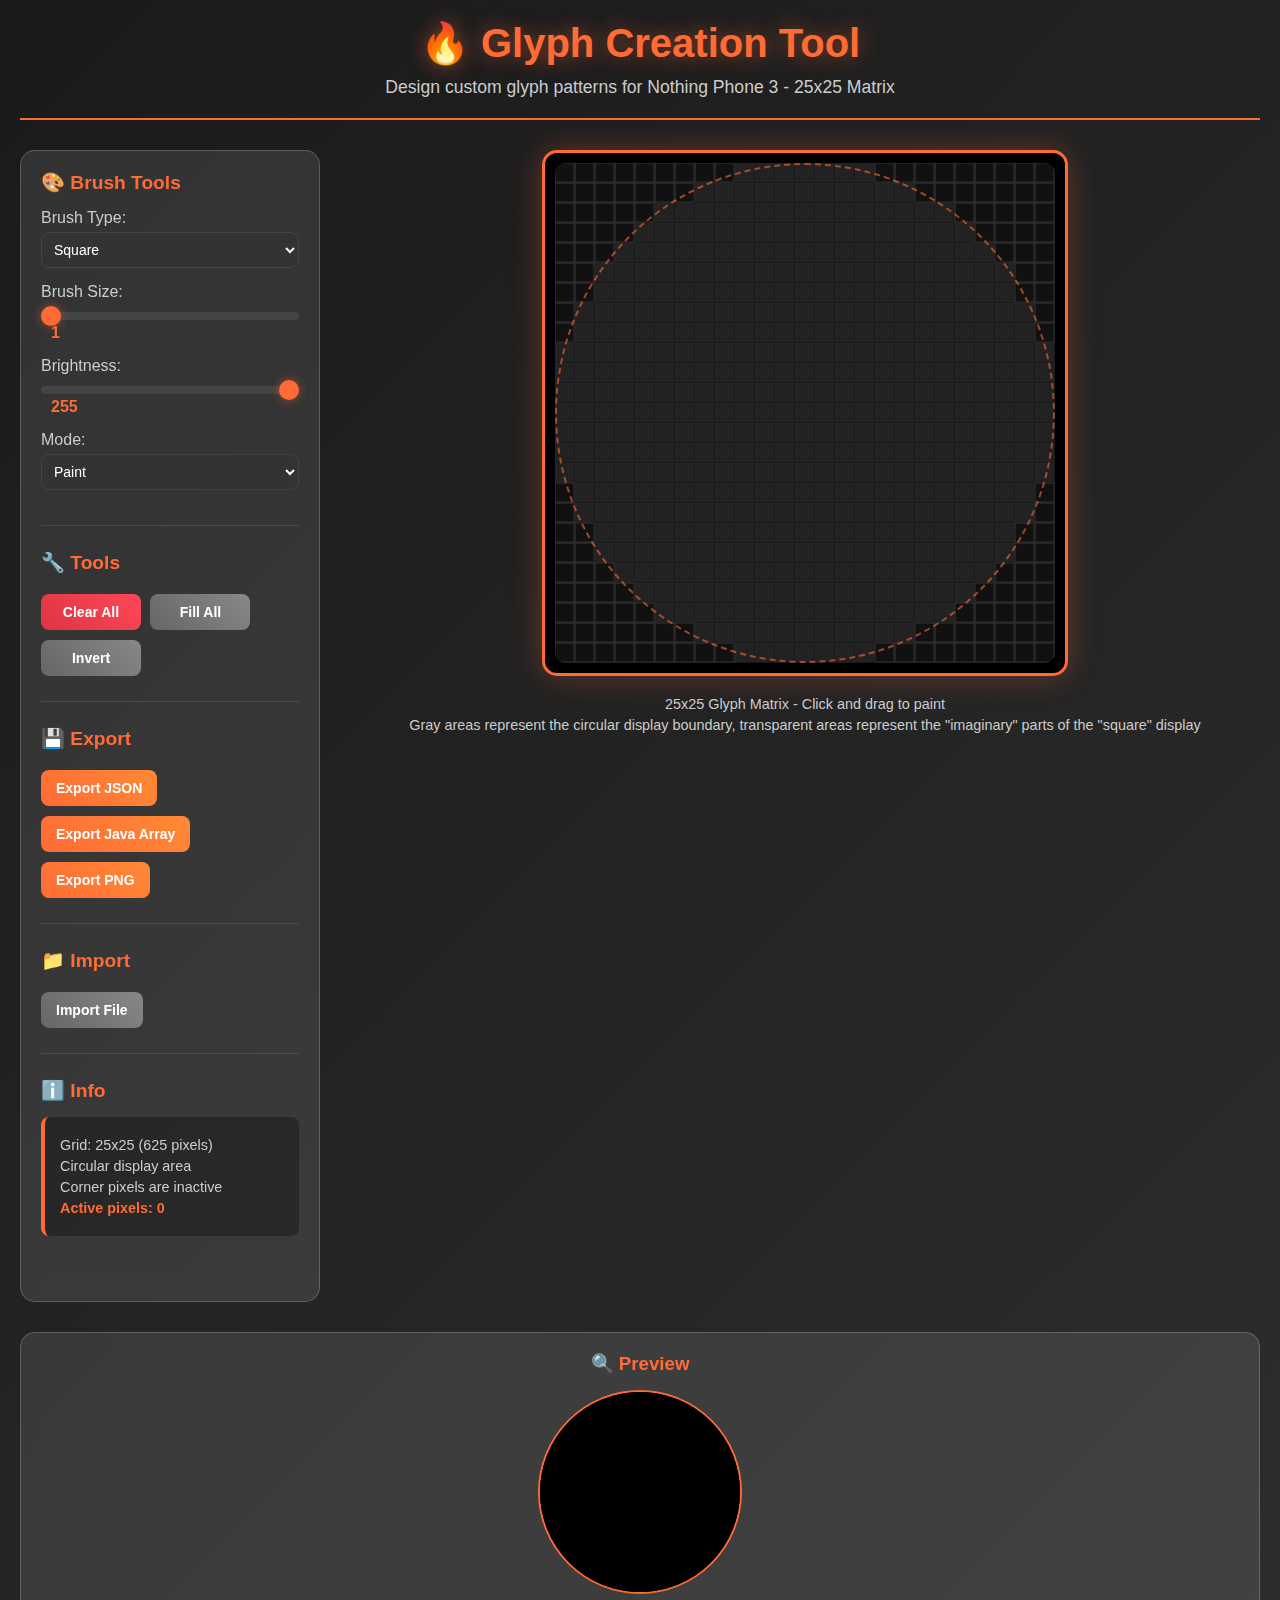
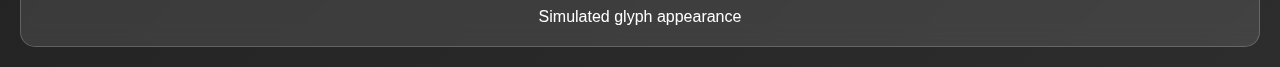
<file: GlyphCreationTool/index.html>
<!DOCTYPE html>
<html lang="en">
<head>
    <meta charset="UTF-8">
    <meta name="viewport" content="width=device-width, initial-scale=1.0">
    <title>Glyph Creation Tool - Nothing Phone 3</title>
    <link rel="stylesheet" href="styles.css">
</head>
<body>
    <div class="container">
        <header>
            <h1>🔥 Glyph Creation Tool</h1>
            <p>Design custom glyph patterns for Nothing Phone 3 - 25x25 Matrix</p>
        </header>

        <div class="main-content">
            <!-- Control Panel -->
            <div class="control-panel">
                <div class="tool-section">
                    <h3>🎨 Brush Tools</h3>
                    <div class="control-group">
                        <label for="brushType">Brush Type:</label>
                        <select id="brushType">
                            <option value="square">Square</option>
                            <option value="circle">Circle</option>
                        </select>
                    </div>
                    
                    <div class="control-group">
                        <label for="brushSize">Brush Size:</label>
                        <input type="range" id="brushSize" min="1" max="5" value="1">
                        <span id="brushSizeValue">1</span>
                    </div>
                    
                    <div class="control-group">
                        <label for="brightness">Brightness:</label>
                        <input type="range" id="brightness" min="0" max="255" value="255">
                        <span id="brightnessValue">255</span>
                    </div>

                    <div class="control-group">
                        <label for="drawMode">Mode:</label>
                        <select id="drawMode">
                            <option value="paint">Paint</option>
                            <option value="erase">Erase</option>
                        </select>
                    </div>
                </div>

                <div class="tool-section">
                    <h3>🔧 Tools</h3>
                    <button id="clearCanvas" class="btn btn-danger">Clear All</button>
                    <button id="fillCanvas" class="btn btn-secondary">Fill All</button>
                    <button id="invertCanvas" class="btn btn-secondary">Invert</button>
                </div>

                <div class="tool-section">
                    <h3>💾 Export</h3>
                    <button id="exportJson" class="btn btn-primary">Export JSON</button>
                    <button id="exportJava" class="btn btn-primary">Export Java Array</button>
                    <button id="exportPng" class="btn btn-primary">Export PNG</button>
                </div>

                <div class="tool-section">
                    <h3>📁 Import</h3>
                    <input type="file" id="importFile" accept=".json,.png" style="display: none;">
                    <button id="importBtn" class="btn btn-secondary">Import File</button>
                </div>

                <div class="tool-section">
                    <h3>ℹ️ Info</h3>
                    <div class="info-display">
                        <p>Grid: 25x25 (625 pixels)</p>
                        <p>Circular display area</p>
                        <p>Corner pixels are inactive</p>
                        <p id="activePixels">Active pixels: 0</p>
                    </div>
                </div>
            </div>

            <!-- Canvas Area -->
            <div class="canvas-container">
                <div class="canvas-wrapper">
                    <canvas id="glyphCanvas" width="500" height="500"></canvas>
                    <div class="canvas-overlay">
                        <div class="circle-guide"></div>
                    </div>
                </div>
                
                <div class="canvas-info">
                    <p>25x25 Glyph Matrix - Click and drag to paint</p>
                    <p>Gray areas represent the circular display boundary, transparent areas represent the "imaginary" parts of the "square" display</p>
                </div>
            </div>
        </div>

        <!-- Preview Panel -->
        <div class="preview-panel">
            <h3>🔍 Preview</h3>
            <canvas id="previewCanvas" width="200" height="200"></canvas>
            <p>Simulated glyph appearance</p>
        </div>
    </div>

    <!-- Export Modal -->
    <div id="exportModal" class="modal">
        <div class="modal-content">
            <span class="close">&times;</span>
            <h3>Export Data</h3>
            <textarea id="exportData" rows="15" readonly></textarea>
            <button id="copyToClipboard" class="btn btn-primary">Copy to Clipboard</button>
        </div>
    </div>

    <script src="script.js"></script>
</body>
</html>
</file>
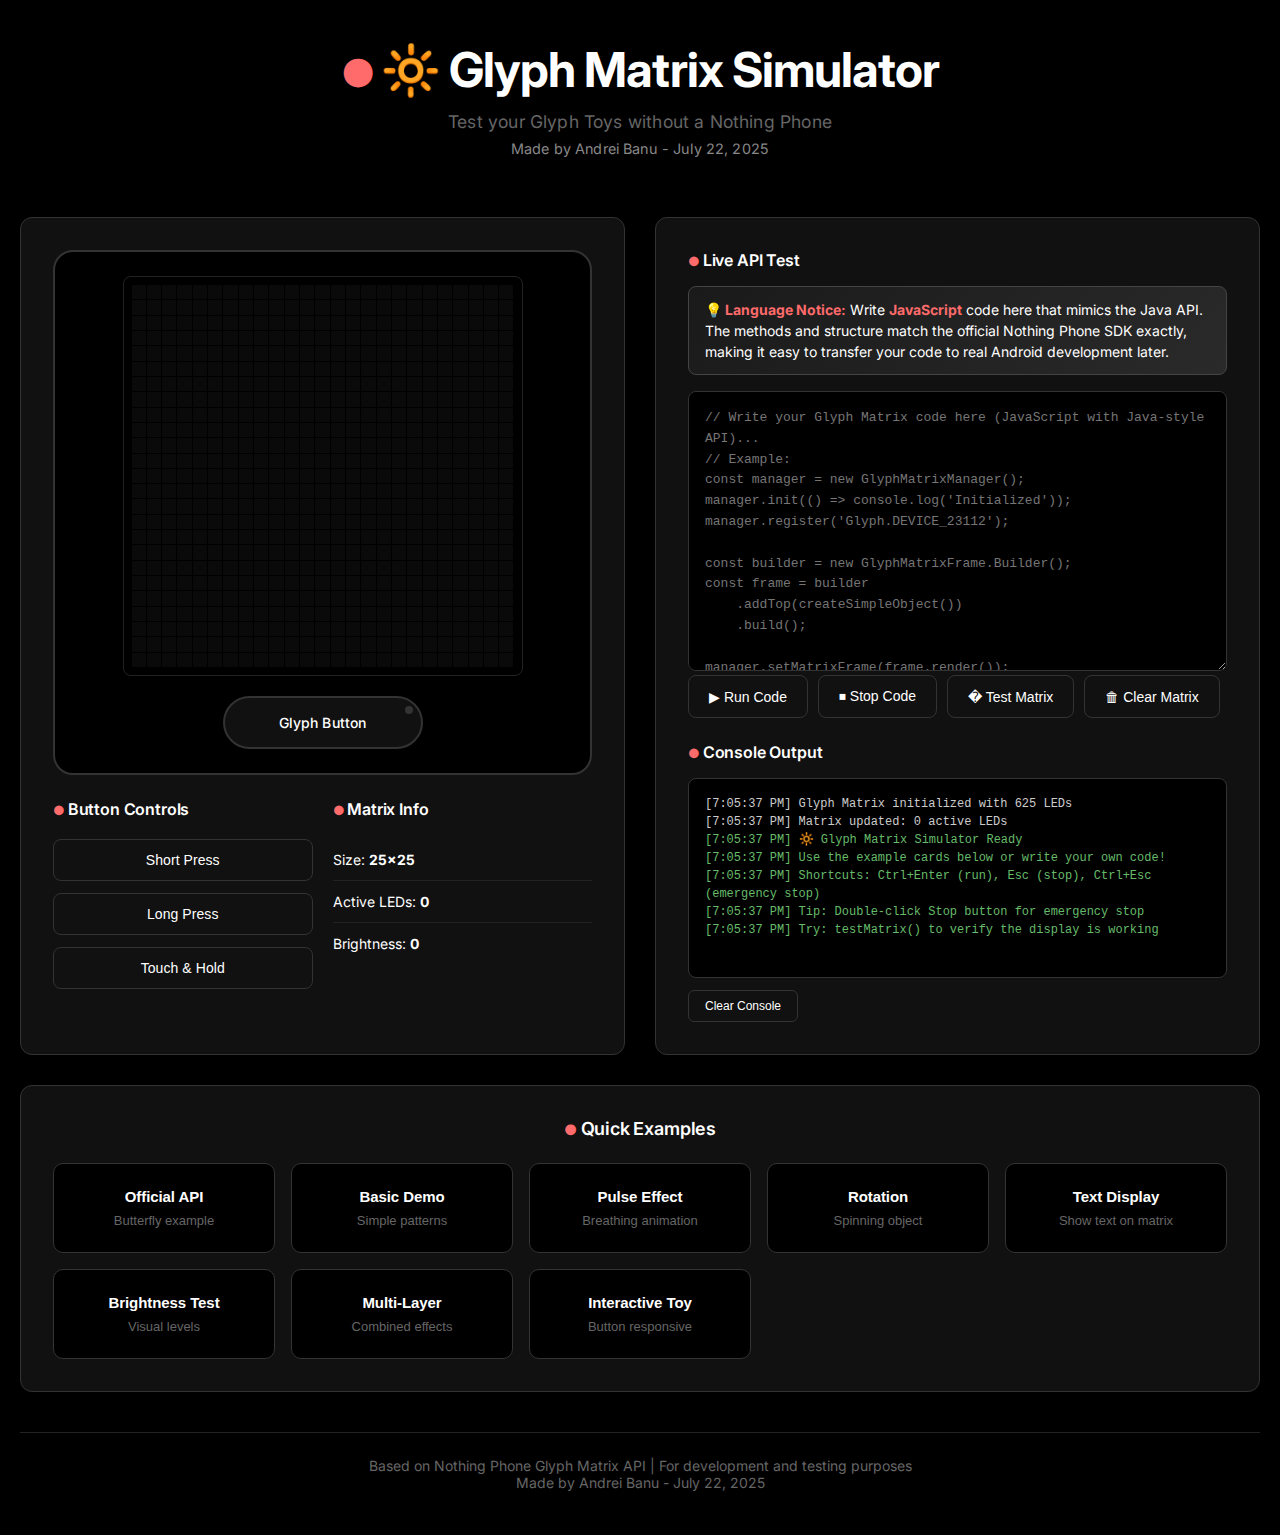
<file: GlyphSimulator/index.html>
<!DOCTYPE html>
<html lang="en">
<head>
    <meta charset="UTF-8">
    <meta name="viewport" content="width=device-width, initial-scale=1.0">
    <title>Glyph Matrix Simulator</title>
    <link rel="stylesheet" href="styles.css">
    
    <!-- Matomo -->
    <script>
      var _paq = window._paq = window._paq || [];
      /* tracker methods like "setCustomDimension" should be called before "trackPageView" */
      _paq.push(['trackPageView']);
      _paq.push(['enableLinkTracking']);
      (function() {
        var u="//analytics.andreibanu.com/";
        _paq.push(['setTrackerUrl', u+'matomo.php']);
        _paq.push(['setSiteId', '2']);
        var d=document, g=d.createElement('script'), s=d.getElementsByTagName('script')[0];
        g.async=true; g.src=u+'matomo.js'; s.parentNode.insertBefore(g,s);
      })();
    </script>
    <!-- End Matomo Code -->
</head>
<body>
    <div class="container">
        <header>
            <h1>🔆 Glyph Matrix Simulator</h1>
            <p>Test your Glyph Toys without a Nothing Phone</p>
            <p style="font-size: 0.9rem; color: #888; margin-top: 8px;">Made by Andrei Banu - July 22, 2025</p>
        </header>

        <div class="main-content">
            <div class="simulator-panel">
                <div class="phone-outline">
                    <div class="glyph-matrix" id="glyphMatrix">
                        <!-- 25x25 grid will be generated by JavaScript -->
                    </div>
                    <div class="glyph-button" id="glyphButton">
                        <span>Glyph Button</span>
                        <div class="button-indicator" id="buttonIndicator"></div>
                    </div>
                </div>
                
                <div class="controls">
                    <div class="button-controls">
                        <h3>Button Controls</h3>
                        <button id="shortPress" class="control-btn">Short Press</button>
                        <button id="longPress" class="control-btn">Long Press</button>
                        <button id="actionDown" class="control-btn touch-btn" 
                                onmousedown="handleActionDown()" 
                                onmouseup="handleActionUp()"
                                ontouchstart="handleActionDown()" 
                                ontouchend="handleActionUp()">Touch & Hold</button>
                    </div>
                    
                    <div class="matrix-info">
                        <h3>Matrix Info</h3>
                        <div class="info-item">
                            <span>Size: <strong>25x25</strong></span>
                        </div>
                        <div class="info-item">
                            <span>Active LEDs: <strong id="activeLeds">0</strong></span>
                        </div>
                        <div class="info-item">
                            <span>Brightness: <strong id="avgBrightness">0</strong></span>
                        </div>
                    </div>
                </div>
            </div>

            <div class="code-panel">
                <div class="api-section">
                    <h3>Live API Test</h3>
                    <div class="code-notice">
                        <strong>💡 Language Notice:</strong> Write <strong>JavaScript</strong> code here that mimics the Java API. 
                        The methods and structure match the official Nothing Phone SDK exactly, making it easy to transfer 
                        your code to real Android development later.
                    </div>
                    <textarea id="codeEditor" placeholder="// Write your Glyph Matrix code here (JavaScript with Java-style API)...
// Example:
const manager = new GlyphMatrixManager();
manager.init(() => console.log('Initialized'));
manager.register('Glyph.DEVICE_23112');

const builder = new GlyphMatrixFrame.Builder();
const frame = builder
    .addTop(createSimpleObject())
    .build();
    
manager.setMatrixFrame(frame.render());

function createSimpleObject() {
    return new GlyphMatrixObject.Builder()
        .setImageSource(createSampleBitmap())
        .setPosition(10, 10)
        .setBrightness(255)
        .build();
}"></textarea>
                    <div class="code-controls">
                        <button id="runCode" class="run-btn">▶ Run Code</button>
                        <button id="stopCode" class="stop-btn">⏹ Stop Code</button>
                        <button id="testMatrix" class="test-btn" onclick="testMatrix()">� Test Matrix</button>
                        <button id="clearMatrix" class="clear-btn">🗑 Clear Matrix</button>
                    </div>
                </div>

                <div class="console-section">
                    <h3>Console Output</h3>
                    <div id="console" class="console-output"></div>
                    <button id="clearConsole" class="clear-console-btn">Clear Console</button>
                </div>
            </div>
        </div>

        <div class="examples-panel">
            <h3>Quick Examples</h3>
            <div class="examples-grid">
                <button class="example-card" onclick="loadOfficialExample()">
                    <h4>Official API</h4>
                    <p>Butterfly example</p>
                </button>
                <button class="example-card" onclick="loadBasicExample()">
                    <h4>Basic Demo</h4>
                    <p>Simple patterns</p>
                </button>
                <button class="example-card" onclick="loadPulseExample()">
                    <h4>Pulse Effect</h4>
                    <p>Breathing animation</p>
                </button>
                <button class="example-card" onclick="loadRotateExample()">
                    <h4>Rotation</h4>
                    <p>Spinning object</p>
                </button>
                <button class="example-card" onclick="loadTextExample()">
                    <h4>Text Display</h4>
                    <p>Show text on matrix</p>
                </button>
                <button class="example-card" onclick="loadBrightnessExample()">
                    <h4>Brightness Test</h4>
                    <p>Visual levels</p>
                </button>
                <button class="example-card" onclick="loadMultiLayerExample()">
                    <h4>Multi-Layer</h4>
                    <p>Combined effects</p>
                </button>
            </div>
        </div>

        <footer>
            <p>Based on Nothing Phone Glyph Matrix API | For development and testing purposes</p>
            <p>Made by Andrei Banu - July 22, 2025</p>
        </footer>
    </div>

    <script src="glyph-api.js"></script>
    <script src="simulator.js"></script>
</body>
</html>
</file>
<file: GlyphCreationTool/styles.css>
/* Glyph Creation Tool Styles */
* {
    margin: 0;
    padding: 0;
    box-sizing: border-box;
}

body {
    font-family: 'Segoe UI', Tahoma, Geneva, Verdana, sans-serif;
    background: linear-gradient(135deg, #1a1a1a 0%, #2d2d2d 100%);
    color: #ffffff;
    min-height: 100vh;
}

.container {
    max-width: 1400px;
    margin: 0 auto;
    padding: 20px;
}

header {
    text-align: center;
    margin-bottom: 30px;
    border-bottom: 2px solid #ff6b35;
    padding-bottom: 20px;
}

header h1 {
    font-size: 2.5rem;
    color: #ff6b35;
    margin-bottom: 10px;
    text-shadow: 0 0 20px rgba(255, 107, 53, 0.5);
}

header p {
    color: #cccccc;
    font-size: 1.1rem;
}

.main-content {
    display: grid;
    grid-template-columns: 300px 1fr;
    gap: 30px;
    margin-bottom: 30px;
}

/* Control Panel */
.control-panel {
    background: rgba(255, 255, 255, 0.1);
    border-radius: 15px;
    padding: 20px;
    backdrop-filter: blur(10px);
    border: 1px solid rgba(255, 255, 255, 0.2);
    height: fit-content;
}

.tool-section {
    margin-bottom: 25px;
    padding-bottom: 20px;
    border-bottom: 1px solid rgba(255, 255, 255, 0.1);
}

.tool-section:last-child {
    border-bottom: none;
}

.tool-section h3 {
    color: #ff6b35;
    margin-bottom: 15px;
    font-size: 1.2rem;
}

.control-group {
    margin-bottom: 15px;
}

.control-group label {
    display: block;
    margin-bottom: 5px;
    color: #cccccc;
    font-weight: 500;
}

.control-group input[type="range"] {
    width: 100%;
    height: 8px;
    border-radius: 5px;
    background: #444;
    outline: none;
    -webkit-appearance: none;
}

.control-group input[type="range"]::-webkit-slider-thumb {
    -webkit-appearance: none;
    appearance: none;
    width: 20px;
    height: 20px;
    border-radius: 50%;
    background: #ff6b35;
    cursor: pointer;
    box-shadow: 0 0 10px rgba(255, 107, 53, 0.5);
}

.control-group select {
    width: 100%;
    padding: 8px;
    border-radius: 8px;
    border: 1px solid #444;
    background: #333;
    color: #fff;
    font-size: 14px;
}

.control-group span {
    color: #ff6b35;
    font-weight: bold;
    margin-left: 10px;
}

/* Buttons */
.btn {
    padding: 10px 15px;
    border: none;
    border-radius: 8px;
    cursor: pointer;
    font-size: 14px;
    font-weight: 600;
    transition: all 0.3s ease;
    margin: 5px 5px 5px 0;
    min-width: 100px;
}

.btn-primary {
    background: linear-gradient(45deg, #ff6b35, #ff8a35);
    color: white;
}

.btn-primary:hover {
    background: linear-gradient(45deg, #ff5722, #ff7722);
    transform: translateY(-2px);
    box-shadow: 0 5px 15px rgba(255, 107, 53, 0.4);
}

.btn-secondary {
    background: linear-gradient(45deg, #666, #888);
    color: white;
}

.btn-secondary:hover {
    background: linear-gradient(45deg, #777, #999);
    transform: translateY(-2px);
}

.btn-danger {
    background: linear-gradient(45deg, #dc3545, #ff4757);
    color: white;
}

.btn-danger:hover {
    background: linear-gradient(45deg, #c82333, #ff3742);
    transform: translateY(-2px);
}

/* Canvas Container */
.canvas-container {
    display: flex;
    flex-direction: column;
    align-items: center;
}

.canvas-wrapper {
    position: relative;
    border: 3px solid #ff6b35;
    border-radius: 15px;
    background: #000;
    padding: 10px;
    box-shadow: 0 0 30px rgba(255, 107, 53, 0.3);
}

#glyphCanvas {
    display: block;
    border-radius: 10px;
    cursor: crosshair;
    background: #111;
}

.canvas-overlay {
    position: absolute;
    top: 10px;
    left: 10px;
    width: 500px;
    height: 500px;
    pointer-events: none;
    border-radius: 10px;
}

.circle-guide {
    width: 100%;
    height: 100%;
    border-radius: 50%;
    border: 2px dashed rgba(255, 107, 53, 0.6);
    position: absolute;
    top: 0;
    left: 0;
}

.canvas-info {
    margin-top: 15px;
    text-align: center;
    color: #cccccc;
}

.canvas-info p {
    margin: 5px 0;
    font-size: 0.9rem;
}

/* Preview Panel */
.preview-panel {
    background: rgba(255, 255, 255, 0.1);
    border-radius: 15px;
    padding: 20px;
    text-align: center;
    backdrop-filter: blur(10px);
    border: 1px solid rgba(255, 255, 255, 0.2);
    height: fit-content;
}

.preview-panel h3 {
    color: #ff6b35;
    margin-bottom: 15px;
}

#previewCanvas {
    border: 2px solid #ff6b35;
    border-radius: 50%;
    background: #000;
    margin-bottom: 10px;
}

/* Info Display */
.info-display {
    background: rgba(0, 0, 0, 0.3);
    border-radius: 8px;
    padding: 15px;
    border-left: 4px solid #ff6b35;
}

.info-display p {
    margin: 5px 0;
    font-size: 0.9rem;
    color: #cccccc;
}

#activePixels {
    color: #ff6b35 !important;
    font-weight: bold;
}

/* Modal */
.modal {
    display: none;
    position: fixed;
    z-index: 1000;
    left: 0;
    top: 0;
    width: 100%;
    height: 100%;
    background-color: rgba(0, 0, 0, 0.8);
    backdrop-filter: blur(5px);
}

.modal-content {
    background: linear-gradient(135deg, #2d2d2d, #1a1a1a);
    margin: 5% auto;
    padding: 30px;
    border-radius: 15px;
    width: 80%;
    max-width: 600px;
    border: 2px solid #ff6b35;
    box-shadow: 0 0 50px rgba(255, 107, 53, 0.3);
}

.modal-content h3 {
    color: #ff6b35;
    margin-bottom: 20px;
    text-align: center;
}

.close {
    color: #aaa;
    float: right;
    font-size: 28px;
    font-weight: bold;
    cursor: pointer;
    transition: color 0.3s;
}

.close:hover {
    color: #ff6b35;
}

#exportData {
    width: 100%;
    background: #111;
    border: 1px solid #444;
    border-radius: 8px;
    color: #fff;
    padding: 15px;
    font-family: 'Courier New', monospace;
    font-size: 12px;
    margin-bottom: 15px;
    resize: vertical;
}

/* Responsive Design */
@media (max-width: 1200px) {
    .main-content {
        grid-template-columns: 1fr;
    }
    
    .control-panel {
        order: 2;
    }
}

@media (max-width: 768px) {
    .container {
        padding: 10px;
    }
    
    header h1 {
        font-size: 2rem;
    }
    
    .canvas-wrapper {
        transform: scale(0.8);
    }
    
    .modal-content {
        width: 95%;
        margin: 10% auto;
        padding: 20px;
    }
}

/* Animation for active pixels */
@keyframes glow {
    0%, 100% { 
        box-shadow: 0 0 5px rgba(255, 107, 53, 0.8); 
    }
    50% { 
        box-shadow: 0 0 20px rgba(255, 107, 53, 1), 0 0 30px rgba(255, 107, 53, 0.8); 
    }
}

.pixel-glow {
    animation: glow 2s ease-in-out infinite;
}
</file>
<file: GlyphSimulator/styles.css>
@import url('https://fonts.googleapis.com/css2?family=Inter:wght@300;400;500;600;700&display=swap');

* {
    margin: 0;
    padding: 0;
    box-sizing: border-box;
}

body {
    font-family: 'Inter', -apple-system, BlinkMacSystemFont, 'Segoe UI', sans-serif;
    background: #000000;
    color: #ffffff;
    min-height: 100vh;
    font-weight: 400;
}

.container {
    max-width: 1400px;
    margin: 0 auto;
    padding: 20px;
}

header {
    text-align: center;
    margin-bottom: 40px;
    padding: 20px 0;
}

header h1 {
    font-size: 3rem;
    margin-bottom: 12px;
    font-weight: 700;
    letter-spacing: -0.02em;
    color: #ffffff;
}

header h1::before {
    content: "● ";
    color: #ff6b6b;
    font-size: 0.8em;
}

header p {
    color: #666666;
    font-size: 1.1rem;
    font-weight: 400;
    letter-spacing: 0.01em;
}

.main-content {
    display: grid;
    grid-template-columns: 1fr 1fr;
    gap: 30px;
    margin-bottom: 30px;
}

.simulator-panel {
    background: #111111;
    border: 1px solid #333333;
    border-radius: 12px;
    padding: 32px;
    transition: all 0.2s ease;
}

.simulator-panel:hover {
    border-color: #444444;
}

.phone-outline {
    background: #000000;
    border: 2px solid #333333;
    border-radius: 20px;
    padding: 24px;
    position: relative;
    margin-bottom: 24px;
}

.glyph-matrix {
    display: grid;
    grid-template-columns: repeat(25, 1fr);
    grid-template-rows: repeat(25, 1fr);
    gap: 1px;
    background: #000000;
    padding: 8px;
    border-radius: 8px;
    margin-bottom: 20px;
    aspect-ratio: 1;
    max-width: 400px;
    margin-left: auto;
    margin-right: auto;
    width: 100%;
    height: 400px;
    border: 1px solid #222222;
}

.led {
    background: #0a0a0a;
    border-radius: 1px;
    transition: all 0.15s ease;
    border: none;
    width: 100%;
    height: 100%;
    min-height: 12px;
    min-width: 12px;
    cursor: default;
    position: relative;
}

.led:hover {
    transform: scale(1.1);
    z-index: 10;
}

.led.active {
    box-shadow: none;
    border: none;
}

.glyph-button {
    background: #111111;
    border: 2px solid #333333;
    border-radius: 40px;
    padding: 16px 32px;
    text-align: center;
    user-select: none;
    transition: all 0.15s ease;
    position: relative;
    max-width: 200px;
    margin: 0 auto;
    pointer-events: none;
    font-weight: 500;
    font-size: 14px;
    letter-spacing: 0.01em;
}

.glyph-button.pressed {
    background: #222222;
    border-color: #666666;
    transform: translateY(1px);
}

.button-indicator {
    position: absolute;
    top: 8px;
    right: 8px;
    width: 8px;
    height: 8px;
    border-radius: 50%;
    background: #333333;
    transition: all 0.15s ease;
}

.button-indicator.active {
    background: #ff6b6b;
}

.controls {
    display: grid;
    grid-template-columns: 1fr 1fr;
    gap: 20px;
}

.button-controls h3,
.matrix-info h3 {
    margin-bottom: 20px;
    color: #ffffff;
    font-weight: 600;
    font-size: 16px;
    letter-spacing: -0.01em;
}

.button-controls h3::before {
    content: "● ";
    color: #ff6b6b;
    font-size: 0.8em;
}

.matrix-info h3::before {
    content: "● ";
    color: #ff6b6b;
    font-size: 0.8em;
}

.control-btn {
    background: #111111;
    border: 1px solid #333333;
    border-radius: 8px;
    padding: 12px 20px;
    color: #ffffff;
    cursor: pointer;
    font-weight: 500;
    margin-bottom: 12px;
    transition: all 0.15s ease;
    width: 100%;
    font-size: 14px;
    letter-spacing: 0.005em;
}

.control-btn:hover {
    background: #222222;
    border-color: #555555;
    transform: translateY(-1px);
}

.touch-btn {
    background: #111111;
    border: 1px solid #333333;
}

.touch-btn:hover {
    background: #222222;
    border-color: #555555;
}

.info-item {
    display: flex;
    justify-content: space-between;
    padding: 12px 0;
    border-bottom: 1px solid #222222;
    font-size: 14px;
}

.info-item:last-child {
    border-bottom: none;
}

.code-panel {
    background: #111111;
    border: 1px solid #333333;
    border-radius: 12px;
    padding: 32px;
    display: flex;
    flex-direction: column;
    gap: 24px;
    transition: all 0.2s ease;
}

.code-panel:hover {
    border-color: #444444;
}

.api-section h3,
.console-section h3 {
    color: #ffffff;
    margin-bottom: 16px;
    font-weight: 600;
    font-size: 16px;
    letter-spacing: -0.01em;
}

.api-section h3::before {
    content: "● ";
    color: #ff6b6b;
    font-size: 0.8em;
}

.code-notice {
    background: linear-gradient(135deg, #1a1a1a 0%, #2a2a2a 100%);
    border: 1px solid #444444;
    border-radius: 8px;
    padding: 12px 16px;
    margin-bottom: 16px;
    color: #ffffff;
    font-size: 14px;
    line-height: 1.5;
}

.code-notice strong {
    color: #ff6b6b;
}

.console-section h3::before {
    content: "● ";
    color: #ff6b6b;
    font-size: 0.8em;
}

#codeEditor {
    background: #000000;
    border: 1px solid #333333;
    border-radius: 8px;
    padding: 16px;
    color: #ffffff;
    font-family: 'SF Mono', Monaco, 'Cascadia Code', 'Roboto Mono', Consolas, 'Courier New', monospace;
    font-size: 13px;
    line-height: 1.6;
    resize: vertical;
    min-height: 280px;
    width: 100%;
    transition: all 0.15s ease;
}

#codeEditor:focus {
    outline: none;
    border-color: #666666;
    background: #0a0a0a;
}

.code-controls {
    display: flex;
    gap: 10px;
    flex-wrap: wrap;
}

.run-btn {
    background: #111111;
    border: 1px solid #333333;
    border-radius: 8px;
    padding: 12px 20px;
    color: #ffffff;
    cursor: pointer;
    font-weight: 500;
    transition: all 0.15s ease;
    font-size: 14px;
}

.run-btn:hover {
    background: #222222;
    border-color: #555555;
    transform: translateY(-1px);
}

.stop-btn {
    background: #111111;
    border: 1px solid #333333;
    border-radius: 8px;
    padding: 12px 20px;
    color: #ffffff;
    cursor: pointer;
    font-weight: 500;
    transition: all 0.15s ease;
    font-size: 14px;
}

.stop-btn:hover {
    background: #222222;
    border-color: #555555;
    transform: translateY(-1px);
}

.clear-btn {
    background: #111111;
    border: 1px solid #333333;
    border-radius: 8px;
    padding: 12px 20px;
    color: #ffffff;
    cursor: pointer;
    font-weight: 500;
    transition: all 0.15s ease;
    font-size: 14px;
}

.clear-btn:hover {
    background: #222222;
    border-color: #555555;
    transform: translateY(-1px);
}

.example-btn {
    background: #111111;
    border: 1px solid #333333;
    border-radius: 8px;
    padding: 12px 20px;
    color: #ffffff;
    cursor: pointer;
    font-weight: 500;
    transition: all 0.15s ease;
    font-size: 14px;
}

.example-btn:hover {
    background: #222222;
    border-color: #555555;
    transform: translateY(-1px);
}

.test-btn {
    background: #111111;
    border: 1px solid #333333;
    border-radius: 8px;
    padding: 12px 20px;
    color: #ffffff;
    cursor: pointer;
    font-weight: 500;
    transition: all 0.15s ease;
    font-size: 14px;
}

.test-btn:hover {
    background: #222222;
    border-color: #555555;
    transform: translateY(-1px);
}

.console-output {
    background: #000000;
    border: 1px solid #333333;
    border-radius: 8px;
    padding: 16px;
    font-family: 'SF Mono', Monaco, 'Cascadia Code', 'Roboto Mono', Consolas, 'Courier New', monospace;
    font-size: 12px;
    line-height: 1.5;
    height: 200px;
    overflow-y: auto;
    color: #cccccc;
}

.clear-console-btn {
    background: #111111;
    border: 1px solid #333333;
    border-radius: 6px;
    padding: 8px 16px;
    color: #ffffff;
    cursor: pointer;
    font-size: 12px;
    margin-top: 12px;
    align-self: flex-start;
    transition: all 0.15s ease;
    font-weight: 500;
}

.clear-console-btn:hover {
    background: #222222;
    border-color: #555555;
}

.examples-panel {
    background: #111111;
    border: 1px solid #333333;
    border-radius: 12px;
    padding: 32px;
    transition: all 0.2s ease;
}

.examples-panel:hover {
    border-color: #444444;
}

.examples-panel h3 {
    color: #ffffff;
    margin-bottom: 24px;
    text-align: center;
    font-weight: 600;
    font-size: 18px;
    letter-spacing: -0.01em;
}

.examples-panel h3::before {
    content: "● ";
    color: #ff6b6b;
    font-size: 0.8em;
}

.examples-grid {
    display: grid;
    grid-template-columns: repeat(auto-fit, minmax(200px, 1fr));
    gap: 16px;
}

.example-card {
    background: #000000;
    border: 1px solid #333333;
    border-radius: 10px;
    padding: 24px;
    cursor: pointer;
    transition: all 0.15s ease;
    text-align: center;
    color: #ffffff;
}

.example-card:hover {
    background: #111111;
    border-color: #555555;
    transform: translateY(-2px);
}

.example-card h4 {
    color: #ffffff;
    margin-bottom: 8px;
    font-size: 15px;
    font-weight: 600;
    letter-spacing: -0.005em;
}

.example-card p {
    color: #666666;
    font-size: 13px;
    font-weight: 400;
}

footer {
    text-align: center;
    padding: 24px;
    color: #666666;
    border-top: 1px solid #222222;
    margin-top: 40px;
    font-size: 14px;
}

.console-output .error {
    color: #ff6b6b;
}

.console-output .warning {
    color: #ffa726;
}

.console-output .info {
    color: #66bb6a;
}

.console-output .success {
    color: #4caf50;
}

@media (max-width: 1024px) {
    .main-content {
        grid-template-columns: 1fr;
        gap: 24px;
    }
    
    .controls {
        grid-template-columns: 1fr;
    }
    
    .examples-grid {
        grid-template-columns: repeat(auto-fit, minmax(150px, 1fr));
    }
    
    .simulator-panel,
    .code-panel,
    .examples-panel {
        padding: 24px;
    }
}

@media (max-width: 768px) {
    .container {
        padding: 16px;
    }
    
    header h1 {
        font-size: 2.5rem;
    }
    
    .code-controls {
        flex-direction: column;
        gap: 12px;
    }
    
    .glyph-matrix {
        max-width: 300px;
        height: 300px;
    }
    
    .simulator-panel,
    .code-panel,
    .examples-panel {
        padding: 20px;
    }
}
</file>
